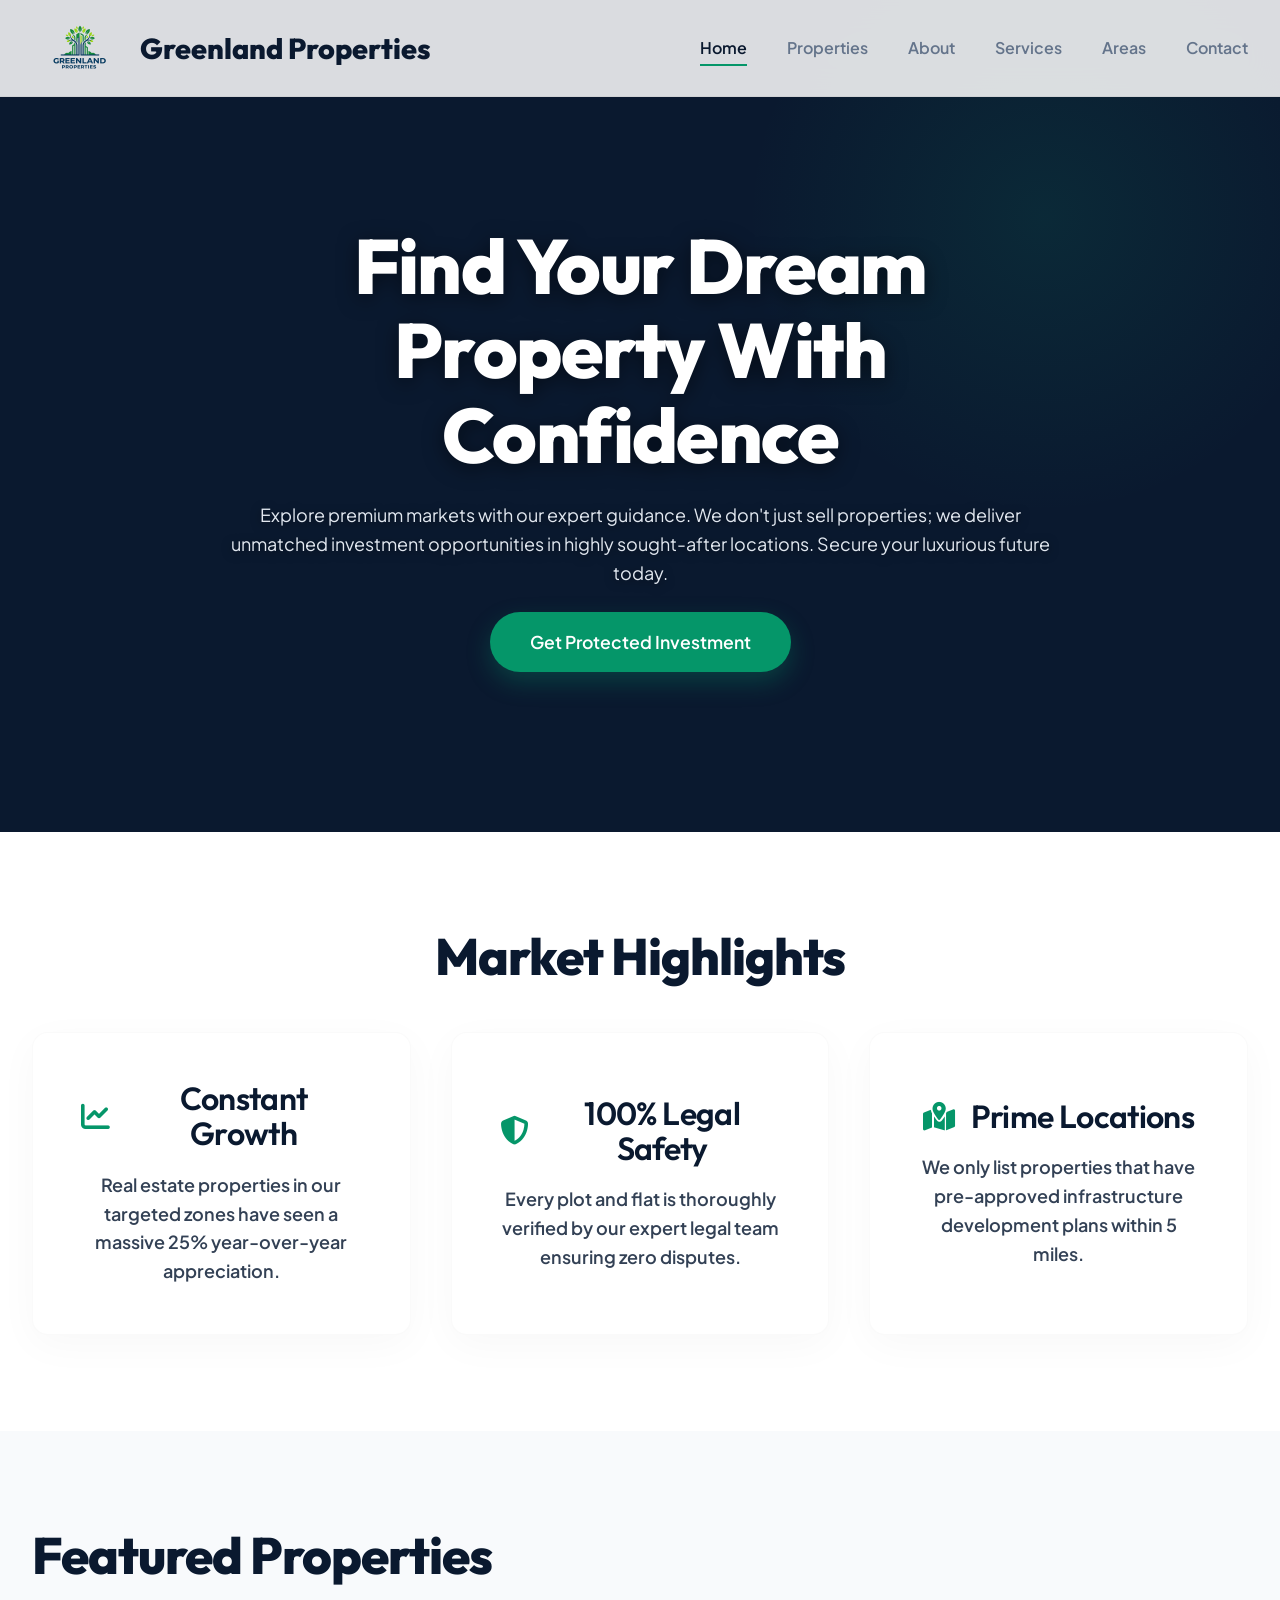
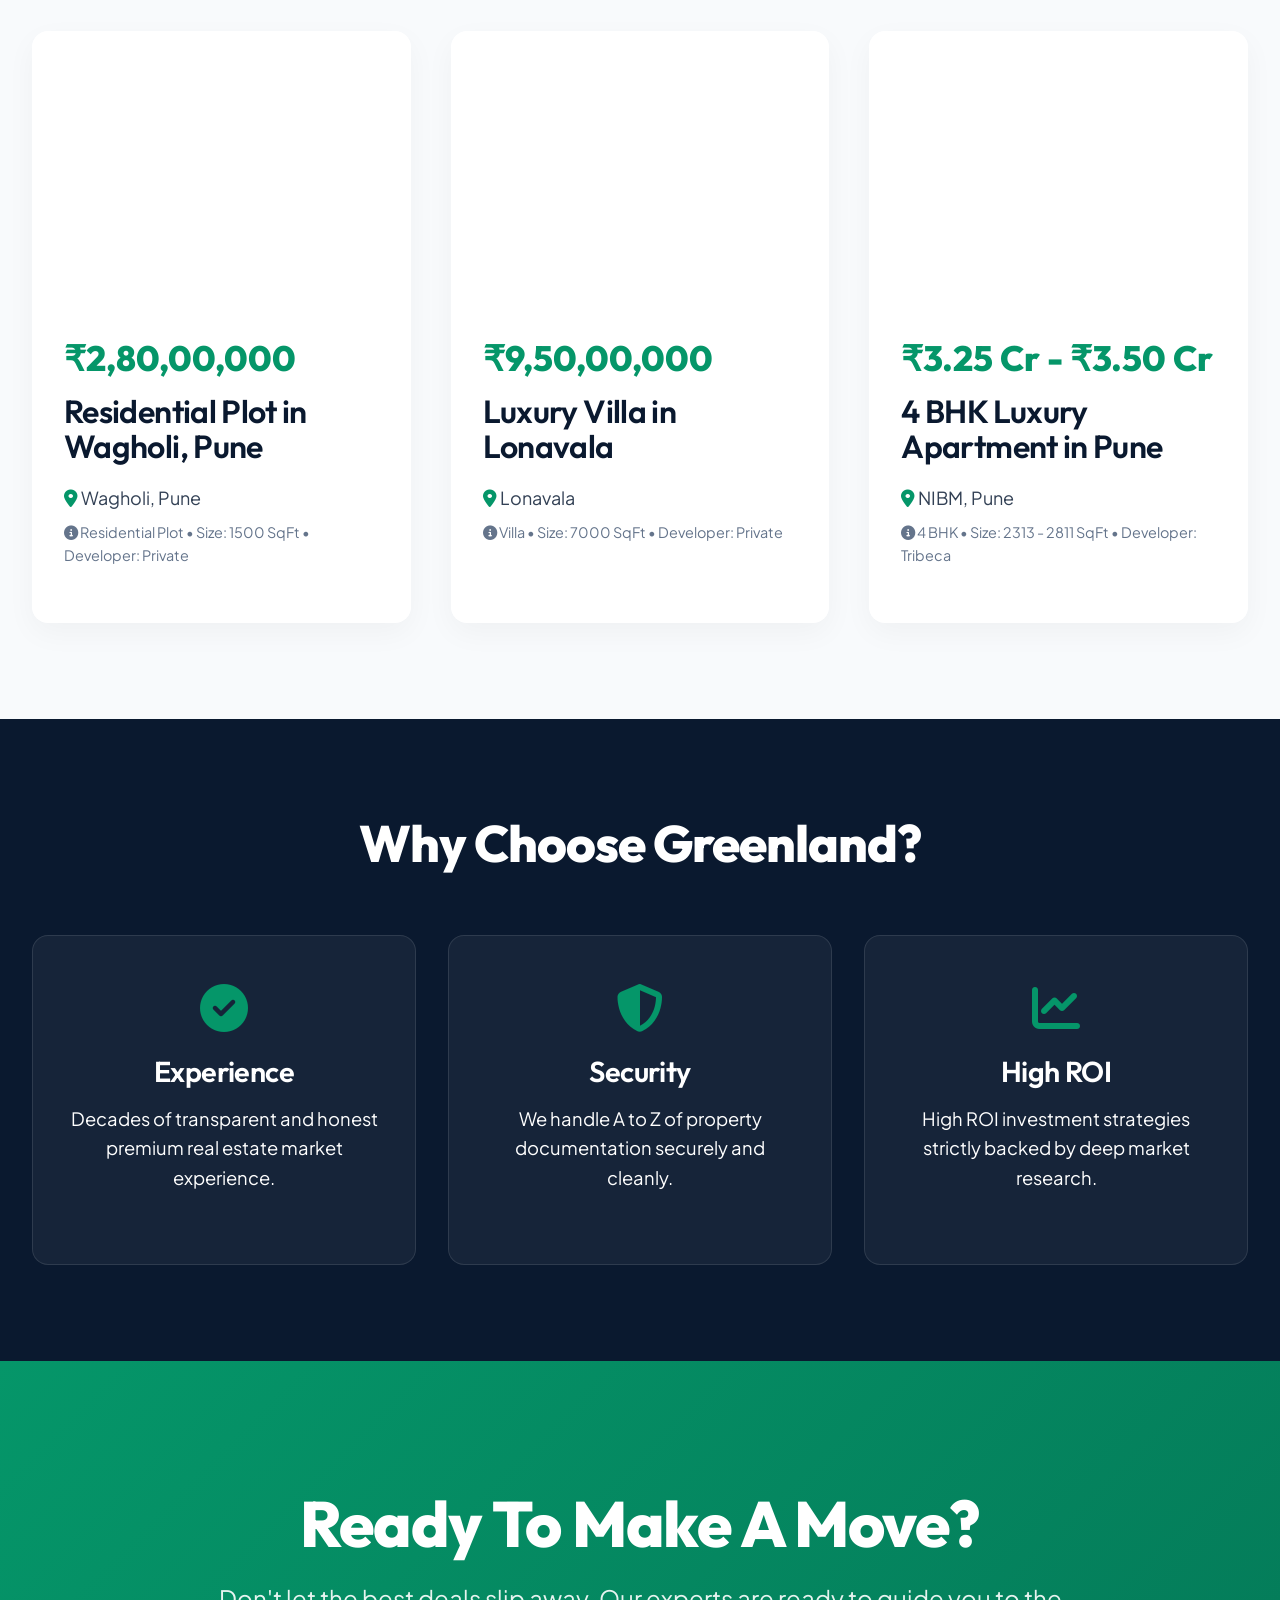
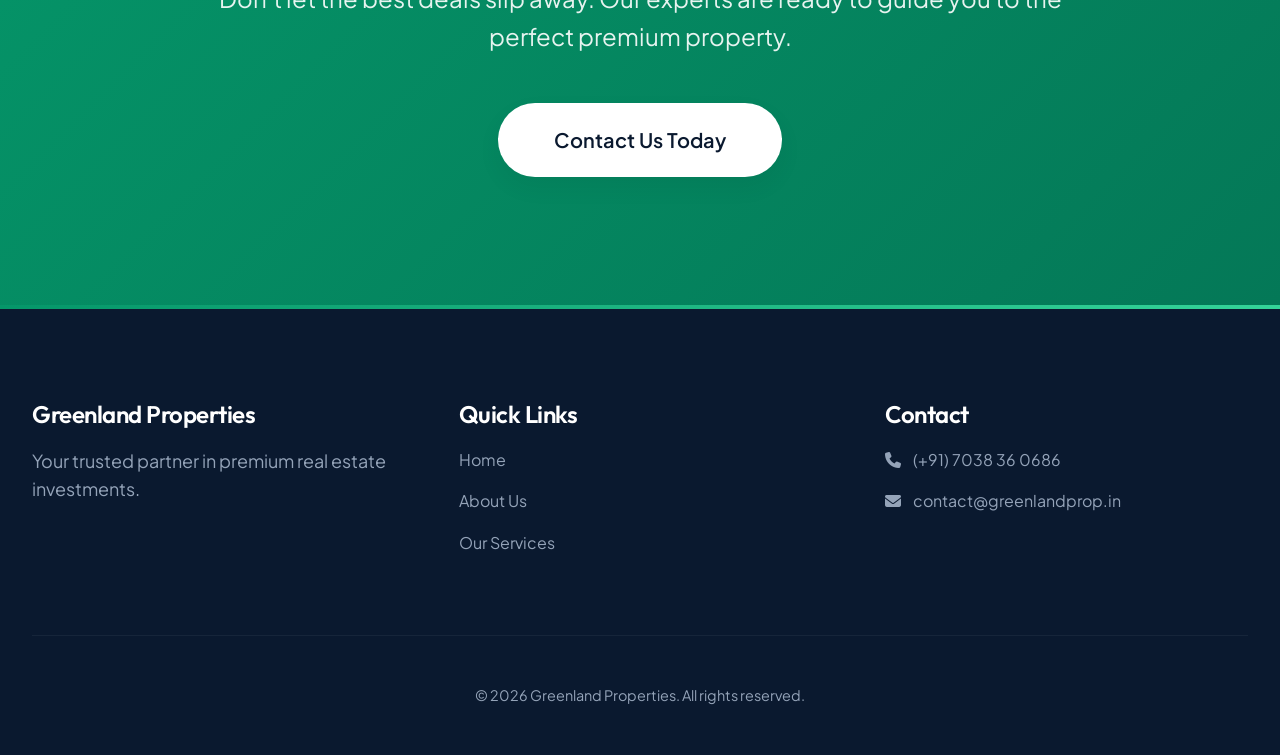
<file: index.html>
<!DOCTYPE html>
<html lang="en">
<head>
  <meta charset="UTF-8">
  <meta name="viewport" content="width=device-width, initial-scale=1.0">
  <title>Greenland Properties - Premium Real Estate</title>
  
  <link rel="preconnect" href="https://fonts.googleapis.com">
  <link rel="preconnect" href="https://fonts.gstatic.com" crossorigin>
  <link href="https://fonts.googleapis.com/css2?family=Outfit:wght@300;400;600;800&family=Plus+Jakarta+Sans:wght@400;500;600;700&display=swap" rel="stylesheet">
  <link rel="stylesheet" href="https://cdnjs.cloudflare.com/ajax/libs/font-awesome/6.4.0/css/all.min.css">
  <link rel="stylesheet" href="assets/css/style.css">
</head>
<body>

  <!-- HEADER -->
  <header class="header">
    <div class="container nav-container">
      <a href="index.html" class="logo">
        <img src="assets/images/Logo.png" alt="Greenland Properties Logo" class="brand-logo" onerror="this.src='https://placehold.co/200x50?text=LOGO'">
        Greenland Properties
      </a>
      <nav>
        <ul class="nav-menu">
          <li><a href="index.html" class="nav-link active">Home</a></li>
          <li><a href="properties.html" class="nav-link">Properties</a></li>
          <li><a href="about.html" class="nav-link">About</a></li>
          <li><a href="services.html" class="nav-link">Services</a></li>
          <li><a href="areas.html" class="nav-link">Areas</a></li>
          <li><a href="contact.html" class="nav-link">Contact</a></li>
        </ul>
      </nav>
      <button class="nav-toggle" id="nav-toggle" aria-label="Toggle navigation">
        <span></span>
        <span></span>
        <span></span>
      </button>
    </div>
  </header>

  <main id="page-content" class="fade-wrapper">
    <!-- HERO -->
    <section class="hero">
      <div class="container hero-content text-center">
        <h1 class="reveal">Find Your Dream Property With Confidence</h1>
        <p class="reveal">Explore premium markets with our expert guidance. We don't just sell properties; we deliver unmatched investment opportunities in highly sought-after locations. Secure your luxurious future today.</p>
        <div class="reveal">
          <a href="contact.html" class="btn">Get Protected Investment</a>
        </div>
      </div>
    </section>

    <!-- HIGHLIGHTS -->
    <section class="section bg-light">
      <div class="container">
        <h2 class="text-center reveal">Market Highlights</h2>
        <div class="dense-grid">
          <div class="card reveal">
            <h3><i class="fas fa-chart-line"></i> Constant Growth</h3>
            <p>Real estate properties in our targeted zones have seen a massive 25% year-over-year appreciation.</p>
          </div>
          <div class="card reveal">
            <h3><i class="fas fa-shield-alt"></i> 100% Legal Safety</h3>
            <p>Every plot and flat is thoroughly verified by our expert legal team ensuring zero disputes.</p>
          </div>
          <div class="card reveal">
            <h3><i class="fas fa-map-marked-alt"></i> Prime Locations</h3>
            <p>We only list properties that have pre-approved infrastructure development plans within 5 miles.</p>
          </div>
        </div>
      </div>
    </section>

    <!-- FEATURED PROPERTIES -->
    <section class="section">
      <div class="container">
        <h2 class="reveal">Featured Properties</h2>
        <div class="dense-grid" id="featured-properties-grid">
          <!-- Featured properties will be injected here via JavaScript -->
        </div>
      </div>
    </section>

    <!-- WHY CHOOSE US -->
    <section class="section bg-dark">
      <div class="container text-center">
        <h2 class="reveal">Why Choose Greenland?</h2>
        <div class="crowded-flex reveal" style="width: 100%; margin: 4rem auto 0; gap: 2rem; justify-content: center;">
          <div style="background: rgba(255,255,255,0.05); border: 1px solid rgba(255,255,255,0.1); padding: 3rem 2rem; border-radius: 16px; flex: 1 1 350px; transition: transform 0.3s; cursor: default;" onmouseover="this.style.transform='translateY(-10px)'" onmouseout="this.style.transform='translateY(0)'">
            <i class="fas fa-check-circle" style="color:var(--accent-green); font-size: 3rem; margin-bottom:1.5rem;"></i>
            <h3 style="font-size: 1.8rem; margin-bottom: 1rem;">Experience</h3>
            <p style="font-size: 1.15rem;">Decades of transparent and honest premium real estate market experience.</p>
          </div>
          <div style="background: rgba(255,255,255,0.05); border: 1px solid rgba(255,255,255,0.1); padding: 3rem 2rem; border-radius: 16px; flex: 1 1 350px; transition: transform 0.3s; cursor: default;" onmouseover="this.style.transform='translateY(-10px)'" onmouseout="this.style.transform='translateY(0)'">
            <i class="fas fa-shield-alt" style="color:var(--accent-green); font-size: 3rem; margin-bottom:1.5rem;"></i>
            <h3 style="font-size: 1.8rem; margin-bottom: 1rem;">Security</h3>
            <p style="font-size: 1.15rem;">We handle A to Z of property documentation securely and cleanly.</p>
          </div>
          <div style="background: rgba(255,255,255,0.05); border: 1px solid rgba(255,255,255,0.1); padding: 3rem 2rem; border-radius: 16px; flex: 1 1 350px; transition: transform 0.3s; cursor: default;" onmouseover="this.style.transform='translateY(-10px)'" onmouseout="this.style.transform='translateY(0)'">
            <i class="fas fa-chart-line" style="color:var(--accent-green); font-size: 3rem; margin-bottom:1.5rem;"></i>
            <h3 style="font-size: 1.8rem; margin-bottom: 1rem;">High ROI</h3>
            <p style="font-size: 1.15rem;">High ROI investment strategies strictly backed by deep market research.</p>
          </div>
        </div>
      </div>
    </section>

    <!-- CTA -->
    <section class="section" style="background: linear-gradient(135deg, var(--accent-green) 0%, #047857 100%); color: white; text-align: center; padding: 8rem 0;">
      <div class="container reveal">
        <h2 style="color: white; font-size: 4rem;">Ready To Make A Move?</h2>
        <p style="color: rgba(255,255,255,0.9); font-size: 1.5rem; max-width: 900px; margin: 0 auto 3rem;">Don't let the best deals slip away. Our experts are ready to guide you to the perfect premium property.</p>
        <a href="contact.html" class="btn btn-secondary" style="padding: 1.3rem 3.5rem; font-size: 1.25rem;">Contact Us Today</a>
      </div>
    </section>
  </main>

  <!-- FOOTER -->
  <footer class="footer">
    <div class="container">
      <div class="footer-grid reveal">
        <div>
          <h3>Greenland Properties</h3>
          <p style="margin-top: 1rem;">Your trusted partner in premium real estate investments.</p>
        </div>
        <div>
          <h3>Quick Links</h3>
          <ul style="margin-top: 1rem;">
            <li><a href="index.html">Home</a></li>
            <li><a href="about.html">About Us</a></li>
            <li><a href="services.html">Our Services</a></li>
          </ul>
        </div>
        <div>
          <h3>Contact</h3>
          <ul style="margin-top: 1rem;">
            <li><i class="fas fa-phone" style="width: 25px;"></i> (+91) 7038 36 0686</li>
            <li><i class="fas fa-envelope" style="width: 25px;"></i> contact@greenlandprop.in</li>
          </ul>
        </div>
      </div>
      <div class="copyright">
        &copy; 2026 Greenland Properties. All rights reserved.
      </div>
    </div>
  </footer>

  <script src="assets/js/main.js"></script>
</body>
</html>
</file>
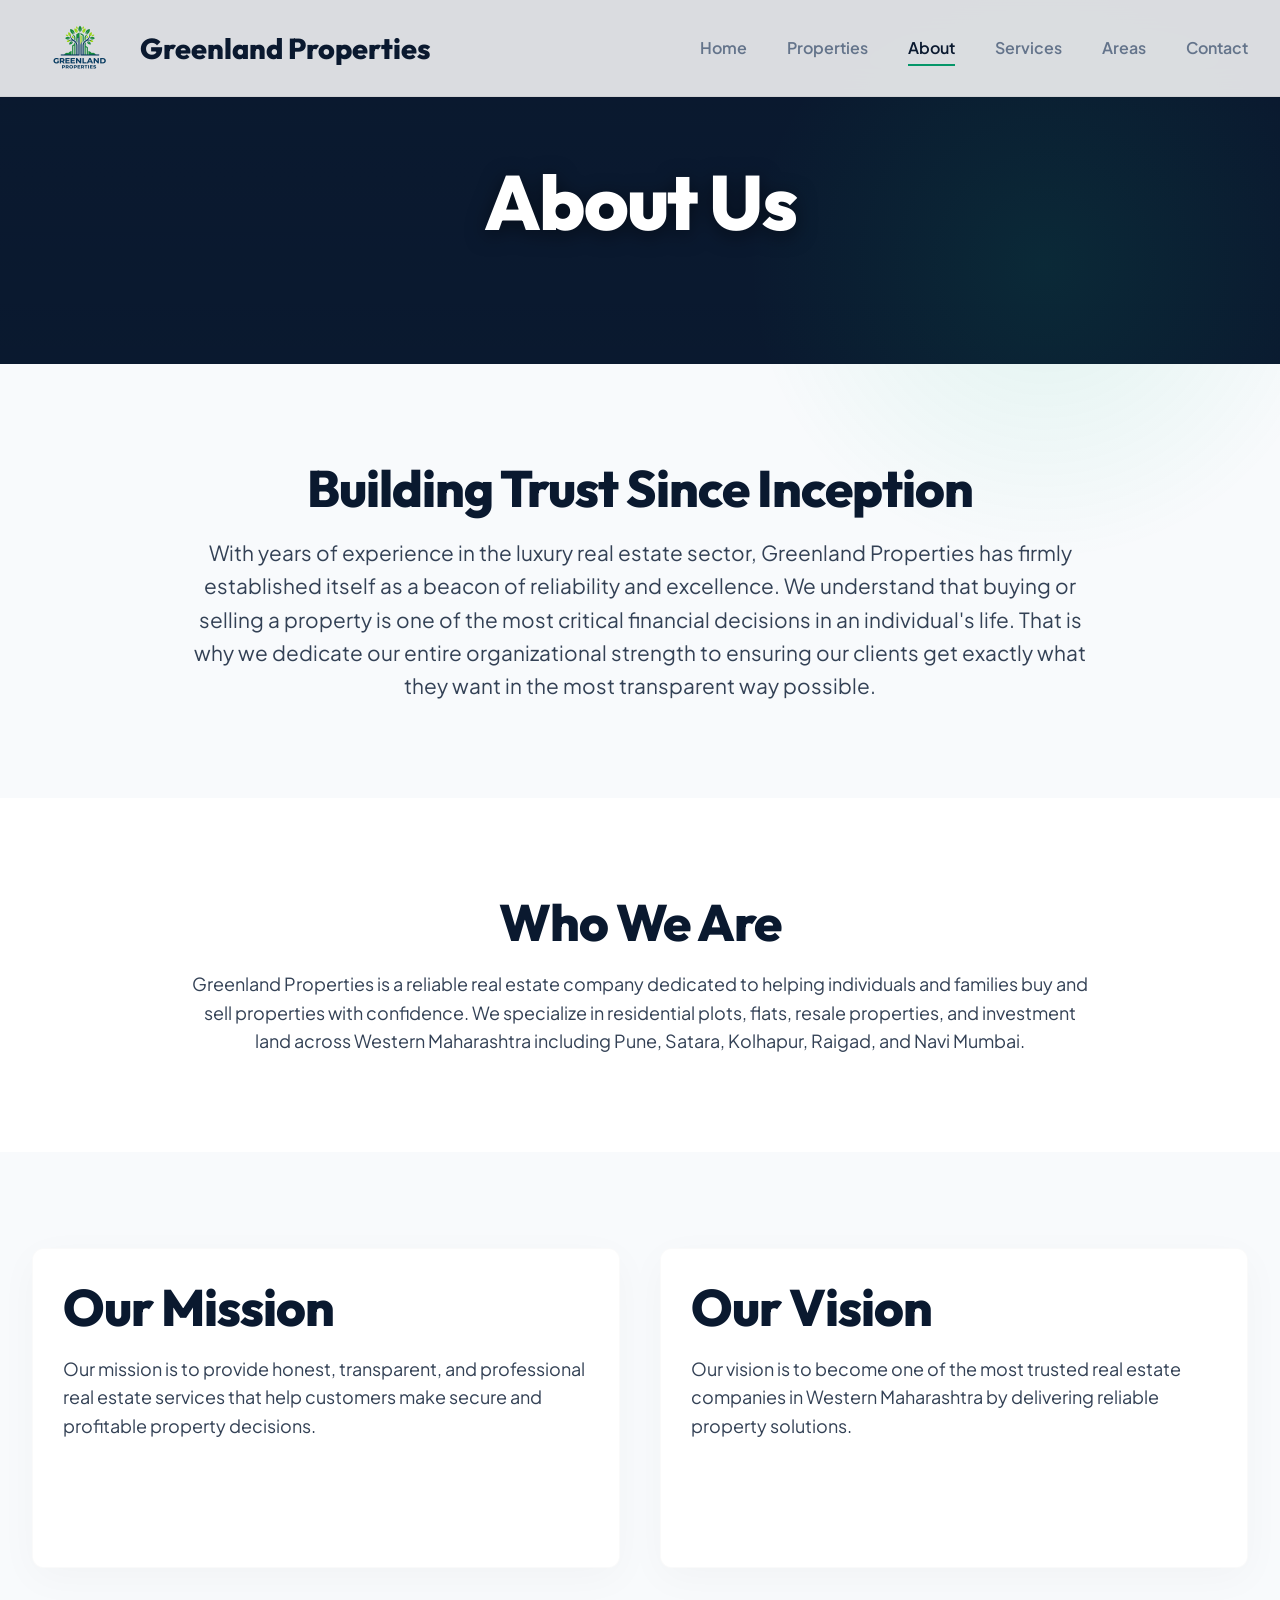
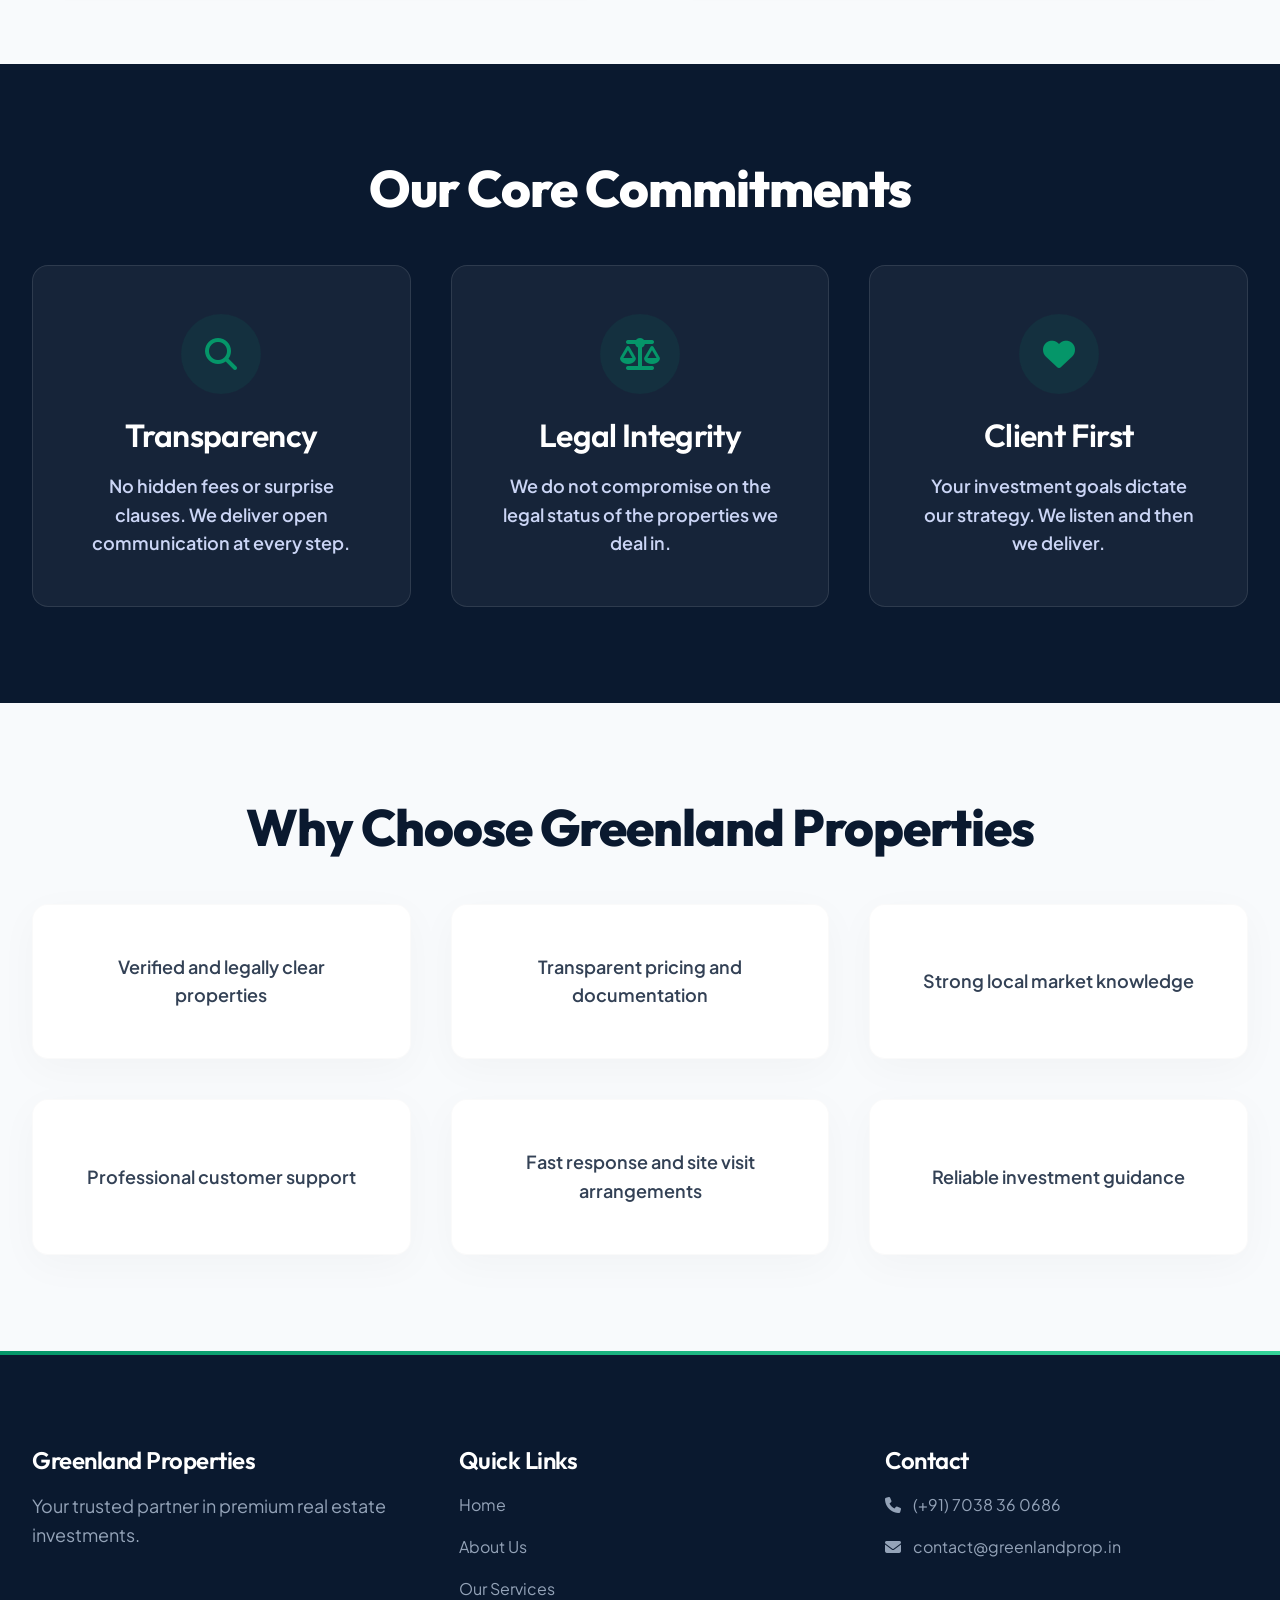
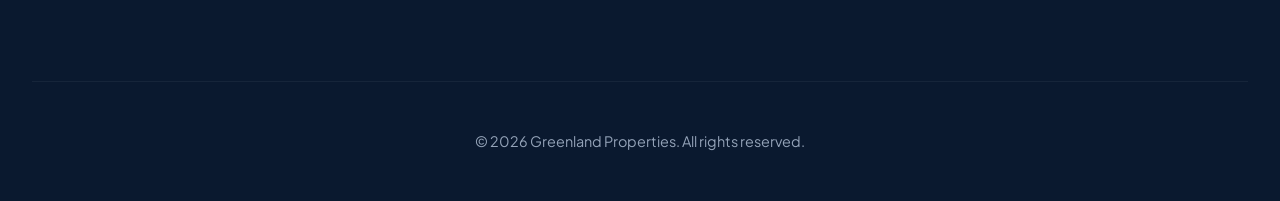
<file: about.html>
<!DOCTYPE html>
<html lang="en">

<head>
  <meta charset="UTF-8">
  <meta name="viewport" content="width=device-width, initial-scale=1.0">
  <title>About Us - Greenland Properties</title>

  <link rel="preconnect" href="https://fonts.googleapis.com">
  <link rel="preconnect" href="https://fonts.gstatic.com" crossorigin>
  <link
    href="https://fonts.googleapis.com/css2?family=Outfit:wght@300;400;600;800&family=Plus+Jakarta+Sans:wght@400;500;600;700&display=swap"
    rel="stylesheet">
  <link rel="stylesheet" href="https://cdnjs.cloudflare.com/ajax/libs/font-awesome/6.4.0/css/all.min.css">
  <link rel="stylesheet" href="assets/css/style.css">
</head>

<body>

  <!-- HEADER -->
  <header class="header">
    <div class="container nav-container">
      <a href="index.html" class="logo">
        <img src="assets/images/Logo.png" alt="Logo" class="brand-logo"
          onerror="this.src='https://placehold.co/200x50?text=LOGO'">
        Greenland Properties
      </a>
      <nav>
        <ul class="nav-menu">
          <li><a href="index.html" class="nav-link">Home</a></li>
          <li><a href="properties.html" class="nav-link">Properties</a></li>
          <li><a href="about.html" class="nav-link active">About</a></li>
          <li><a href="services.html" class="nav-link">Services</a></li>
          <li><a href="areas.html" class="nav-link">Areas</a></li>
          <li><a href="contact.html" class="nav-link">Contact</a></li>
        </ul>
      </nav>
      <button class="nav-toggle" id="nav-toggle" aria-label="Toggle navigation">
        <span></span>
        <span></span>
        <span></span>
      </button>
    </div>
  </header>

  <main id="page-content" class="fade-wrapper">

    <!-- HERO -->
    <section class="hero" style="padding: 10rem 0 6rem;">
      <div class="container hero-content text-center">
        <h1 class="reveal">About Us</h1>
      </div>
    </section>

    <!-- INTRO -->
    <section class="section">
      <div class="container text-center">
        <h2 class="reveal">Building Trust Since Inception</h2>
        <p class="reveal" style="font-size: 1.3rem; max-width: 900px; margin: 0 auto;">With years of experience in the
          luxury real estate sector, Greenland Properties has firmly established itself as a beacon of reliability and
          excellence. We understand that buying or selling a property is one of the most critical financial decisions in
          an individual's life. That is why we dedicate our entire organizational strength to ensuring our clients get
          exactly what they want in the most transparent way possible.</p>
      </div>
    </section>

    <!-- COMPANY OVERVIEW -->
    <section class="section bg-light">
      <div class="container text-center">
        <h2 class="reveal">Who We Are</h2>
        <p class="reveal" style="max-width: 900px; margin: 0 auto;">Greenland Properties is a reliable real estate
          company dedicated to helping individuals and families buy and sell properties with confidence. We specialize
          in residential plots, flats, resale properties, and investment land across Western Maharashtra including Pune,
          Satara, Kolhapur, Raigad, and Navi Mumbai.</p>
      </div>
    </section>

    <!-- MISSION & VISION -->
    <section class="section">
      <div class="container">
        <div class="crowded-flex">

          <!-- Mission Card -->
          <div class="flip-card">
            <div class="flip-card-inner">

              <!-- Front -->
              <div class="flip-card-front card">
                <h2>Our Mission</h2>
                <p>Our mission is to provide honest, transparent, and professional real estate services that help
                  customers make secure and profitable property decisions.</p>
              </div>

              <!-- Back -->
              <div class="flip-card-back card">
                <h2 class="heading-white">Our Mission</h2>
                <ul>
                  <li>Providing genuine and legally verified properties</li>
                  <li>Maintaining transparency in pricing and documentation</li>
                  <li>Helping customers make safe investment decisions</li>
                  <li>Delivering fast and professional service</li>
                  <li>Supporting clients throughout the process</li>
                </ul>
              </div>

            </div>
          </div>

          <!-- Vision Card -->
          <div class="flip-card">
            <div class="flip-card-inner">

              <!-- Front -->
              <div class="flip-card-front card">
                <h2>Our Vision</h2>
                <p>Our vision is to become one of the most trusted real estate companies in Western Maharashtra by
                  delivering reliable property solutions.</p>
              </div>

              <!-- Back -->
              <div class="flip-card-back card">
                <h2 class="heading-white">Our Vision</h2>
                <ul>
                  <li>Expanding services across Maharashtra</li>
                  <li>Building a strong investor network</li>
                  <li>Providing affordable property opportunities</li>
                  <li>Maintaining a reputation for transparency</li>
                </ul>
              </div>

            </div>
          </div>

        </div>
      </div>
    </section>

    <!-- COMMITMENT -->
    <section class="section bg-dark">
      <div class="container">
        <h2 class="text-center reveal">Our Core Commitments</h2>
        <div class="dense-grid">
          <div class="card reveal text-center">
            <div
              style="background: rgba(5, 150, 105, 0.1); width: 80px; height: 80px; margin: 0 auto 1.5rem; border-radius: 50%; display: flex; align-items: center; justify-content: center;">
              <i class="fas fa-search" style="font-size: 2rem; color: var(--accent-green);"></i>
            </div>
            <h3 style="justify-content: center;">Transparency</h3>
            <p>No hidden fees or surprise clauses. We deliver open communication at every step.</p>
          </div>
          <div class="card reveal text-center">
            <div
              style="background: rgba(5, 150, 105, 0.1); width: 80px; height: 80px; margin: 0 auto 1.5rem; border-radius: 50%; display: flex; align-items: center; justify-content: center;">
              <i class="fas fa-balance-scale" style="font-size: 2rem; color: var(--accent-green);"></i>
            </div>
            <h3 style="justify-content: center;">Legal Integrity</h3>
            <p>We do not compromise on the legal status of the properties we deal in.</p>
          </div>
          <div class="card reveal text-center">
            <div
              style="background: rgba(5, 150, 105, 0.1); width: 80px; height: 80px; margin: 0 auto 1.5rem; border-radius: 50%; display: flex; align-items: center; justify-content: center;">
              <i class="fas fa-heart" style="font-size: 2rem; color: var(--accent-green);"></i>
            </div>
            <h3 style="justify-content: center;">Client First</h3>
            <p>Your investment goals dictate our strategy. We listen and then we deliver.</p>
          </div>
        </div>
      </div>
    </section>

    <!-- WHY CHOOSE US -->
    <section class="section">
      <div class="container">
        <h2 class="text-center reveal">Why Choose Greenland Properties</h2>
        <div class="dense-grid">
          <div class="card reveal">
            <p>Verified and legally clear properties</p>
          </div>
          <div class="card reveal">
            <p>Transparent pricing and documentation</p>
          </div>
          <div class="card reveal">
            <p>Strong local market knowledge</p>
          </div>
          <div class="card reveal">
            <p>Professional customer support</p>
          </div>
          <div class="card reveal">
            <p>Fast response and site visit arrangements</p>
          </div>
          <div class="card reveal">
            <p>Reliable investment guidance</p>
          </div>
        </div>
      </div>
    </section>

  </main>

  <!-- FOOTER -->
  <footer class="footer">
    <div class="container">
      <div class="footer-grid reveal">
        <div>
          <h3>Greenland Properties</h3>
          <p style="margin-top: 1rem;">Your trusted partner in premium real estate investments.</p>
        </div>
        <div>
          <h3>Quick Links</h3>
          <ul style="margin-top: 1rem;">
            <li><a href="index.html">Home</a></li>
            <li><a href="about.html">About Us</a></li>
            <li><a href="services.html">Our Services</a></li>
          </ul>
        </div>
        <div>
          <h3>Contact</h3>
          <ul style="margin-top: 1rem;">
            <li><i class="fas fa-phone" style="width: 25px;"></i> (+91) 7038 36 0686</li>
            <li><i class="fas fa-envelope" style="width: 25px;"></i> contact@greenlandprop.in</li>
          </ul>
        </div>
      </div>
      <div class="copyright">
        &copy; 2026 Greenland Properties. All rights reserved.
      </div>
    </div>
  </footer>

  <script src="assets/js/main.js"></script>
</body>

</html>
</file>
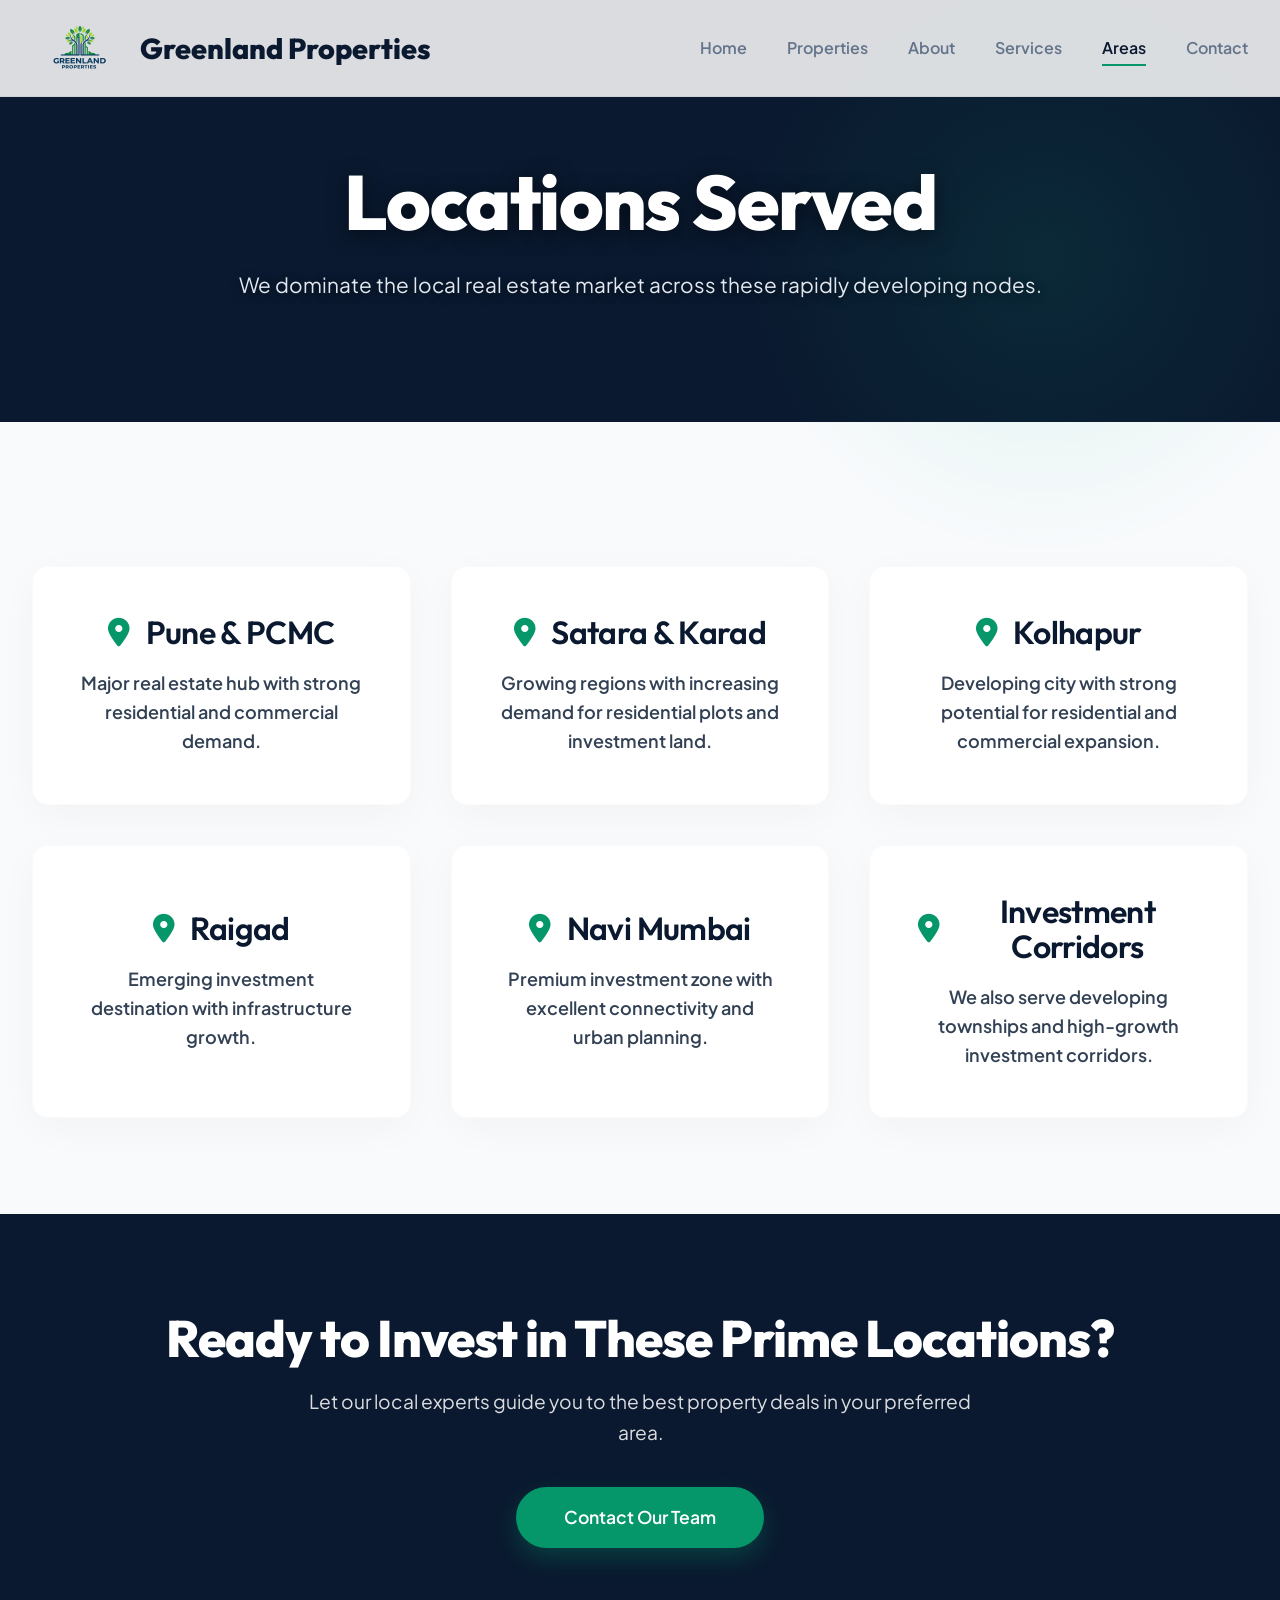
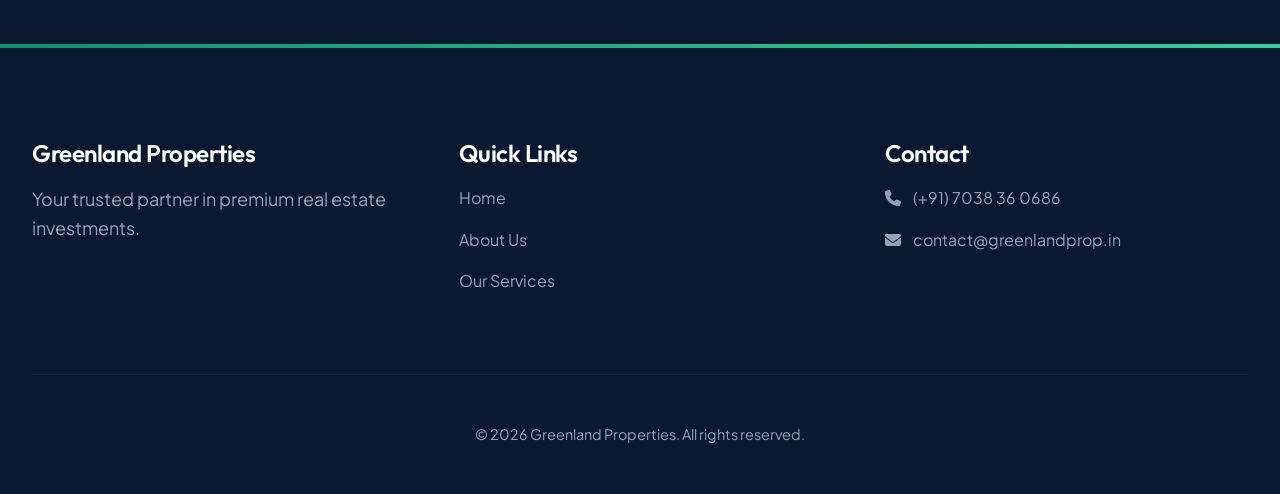
<file: areas.html>
<!DOCTYPE html>
<html lang="en">

<head>
  <meta charset="UTF-8">
  <meta name="viewport" content="width=device-width, initial-scale=1.0">
  <title>Areas Served - Greenland Properties</title>

  <link rel="preconnect" href="https://fonts.googleapis.com">
  <link rel="preconnect" href="https://fonts.gstatic.com" crossorigin>
  <link
    href="https://fonts.googleapis.com/css2?family=Outfit:wght@300;400;600;800&family=Plus+Jakarta+Sans:wght@400;500;600;700&display=swap"
    rel="stylesheet">
  <link rel="stylesheet" href="https://cdnjs.cloudflare.com/ajax/libs/font-awesome/6.4.0/css/all.min.css">
  <link rel="stylesheet" href="assets/css/style.css">
</head>

<body>

  <!-- HEADER -->
  <header class="header">
    <div class="container nav-container">
      <a href="index.html" class="logo">
        <img src="assets/images/Logo.png" alt="Logo" class="brand-logo"
          onerror="this.src='https://placehold.co/200x50?text=LOGO'">
        Greenland Properties
      </a>
      <nav>
        <ul class="nav-menu">
          <li><a href="index.html" class="nav-link">Home</a></li>
          <li><a href="properties.html" class="nav-link">Properties</a></li>
          <li><a href="about.html" class="nav-link">About</a></li>
          <li><a href="services.html" class="nav-link">Services</a></li>
          <li><a href="areas.html" class="nav-link active">Areas</a></li>
          <li><a href="contact.html" class="nav-link">Contact</a></li>
        </ul>
      </nav>
      <button class="nav-toggle" id="nav-toggle" aria-label="Toggle navigation">
        <span></span>
        <span></span>
        <span></span>
      </button>
    </div>
  </header>

  <main id="page-content" class="fade-wrapper">
    <!-- HERO -->
    <section class="hero" style="padding: 10rem 0 6rem;">
      <div class="container hero-content text-center">
        <h1 class="reveal">Locations Served</h1>
        <p class="reveal" style="font-size:1.3rem;">We dominate the local real estate market across these rapidly
          developing nodes.</p>
      </div>
    </section>

    <!-- AREAS LIST -->
    <section class="section">
      <div class="container">
        <div class="dense-grid">

          <div class="card reveal">
            <h3><i class="fas fa-map-marker-alt"></i> Pune & PCMC</h3>
            <p>Major real estate hub with strong residential and commercial demand.</p>
          </div>

          <div class="card reveal">
            <h3><i class="fas fa-map-marker-alt"></i> Satara & Karad</h3>
            <p>Growing regions with increasing demand for residential plots and investment land.</p>
          </div>

          <div class="card reveal">
            <h3><i class="fas fa-map-marker-alt"></i> Kolhapur</h3>
            <p>Developing city with strong potential for residential and commercial expansion.</p>
          </div>

          <div class="card reveal">
            <h3><i class="fas fa-map-marker-alt"></i> Raigad</h3>
            <p>Emerging investment destination with infrastructure growth.</p>
          </div>

          <div class="card reveal">
            <h3><i class="fas fa-map-marker-alt"></i> Navi Mumbai</h3>
            <p>Premium investment zone with excellent connectivity and urban planning.</p>
          </div>

          <div class="card reveal">
            <h3><i class="fas fa-map-marker-alt"></i> Investment Corridors</h3>
            <p>We also serve developing townships and high-growth investment corridors.</p>
          </div>

        </div>
      </div>
    </section>

    <!-- CTA -->
    <section class="section bg-dark text-center">
      <div class="container reveal">
        <h2>Ready to Invest in These Prime Locations?</h2>
        <p style="color: rgba(255,255,255,0.85); font-size: 1.2rem; max-width: 700px; margin: 0 auto 2.5rem;">Let our
          local experts guide you to the best property deals in your preferred area.</p>
        <a href="contact.html" class="btn" style="padding: 1rem 3rem; font-size: 1.1rem;">Contact Our Team</a>
      </div>
    </section>
  </main>

  <!-- FOOTER -->
  <footer class="footer">
    <div class="container">
      <div class="footer-grid reveal">
        <div>
          <h3>Greenland Properties</h3>
          <p style="margin-top: 1rem;">Your trusted partner in premium real estate investments.</p>
        </div>
        <div>
          <h3>Quick Links</h3>
          <ul style="margin-top: 1rem;">
            <li><a href="index.html">Home</a></li>
            <li><a href="about.html">About Us</a></li>
            <li><a href="services.html">Our Services</a></li>
          </ul>
        </div>
        <div>
          <h3>Contact</h3>
          <ul style="margin-top: 1rem;">
            <li><i class="fas fa-phone" style="width: 25px;"></i> (+91) 7038 36 0686</li>
            <li><i class="fas fa-envelope" style="width: 25px;"></i> contact@greenlandprop.in</li>
          </ul>
        </div>
      </div>
      <div class="copyright">
        &copy; 2026 Greenland Properties. All rights reserved.
      </div>
    </div>
  </footer>

  <script src="assets/js/main.js"></script>
</body>

</html>
</file>
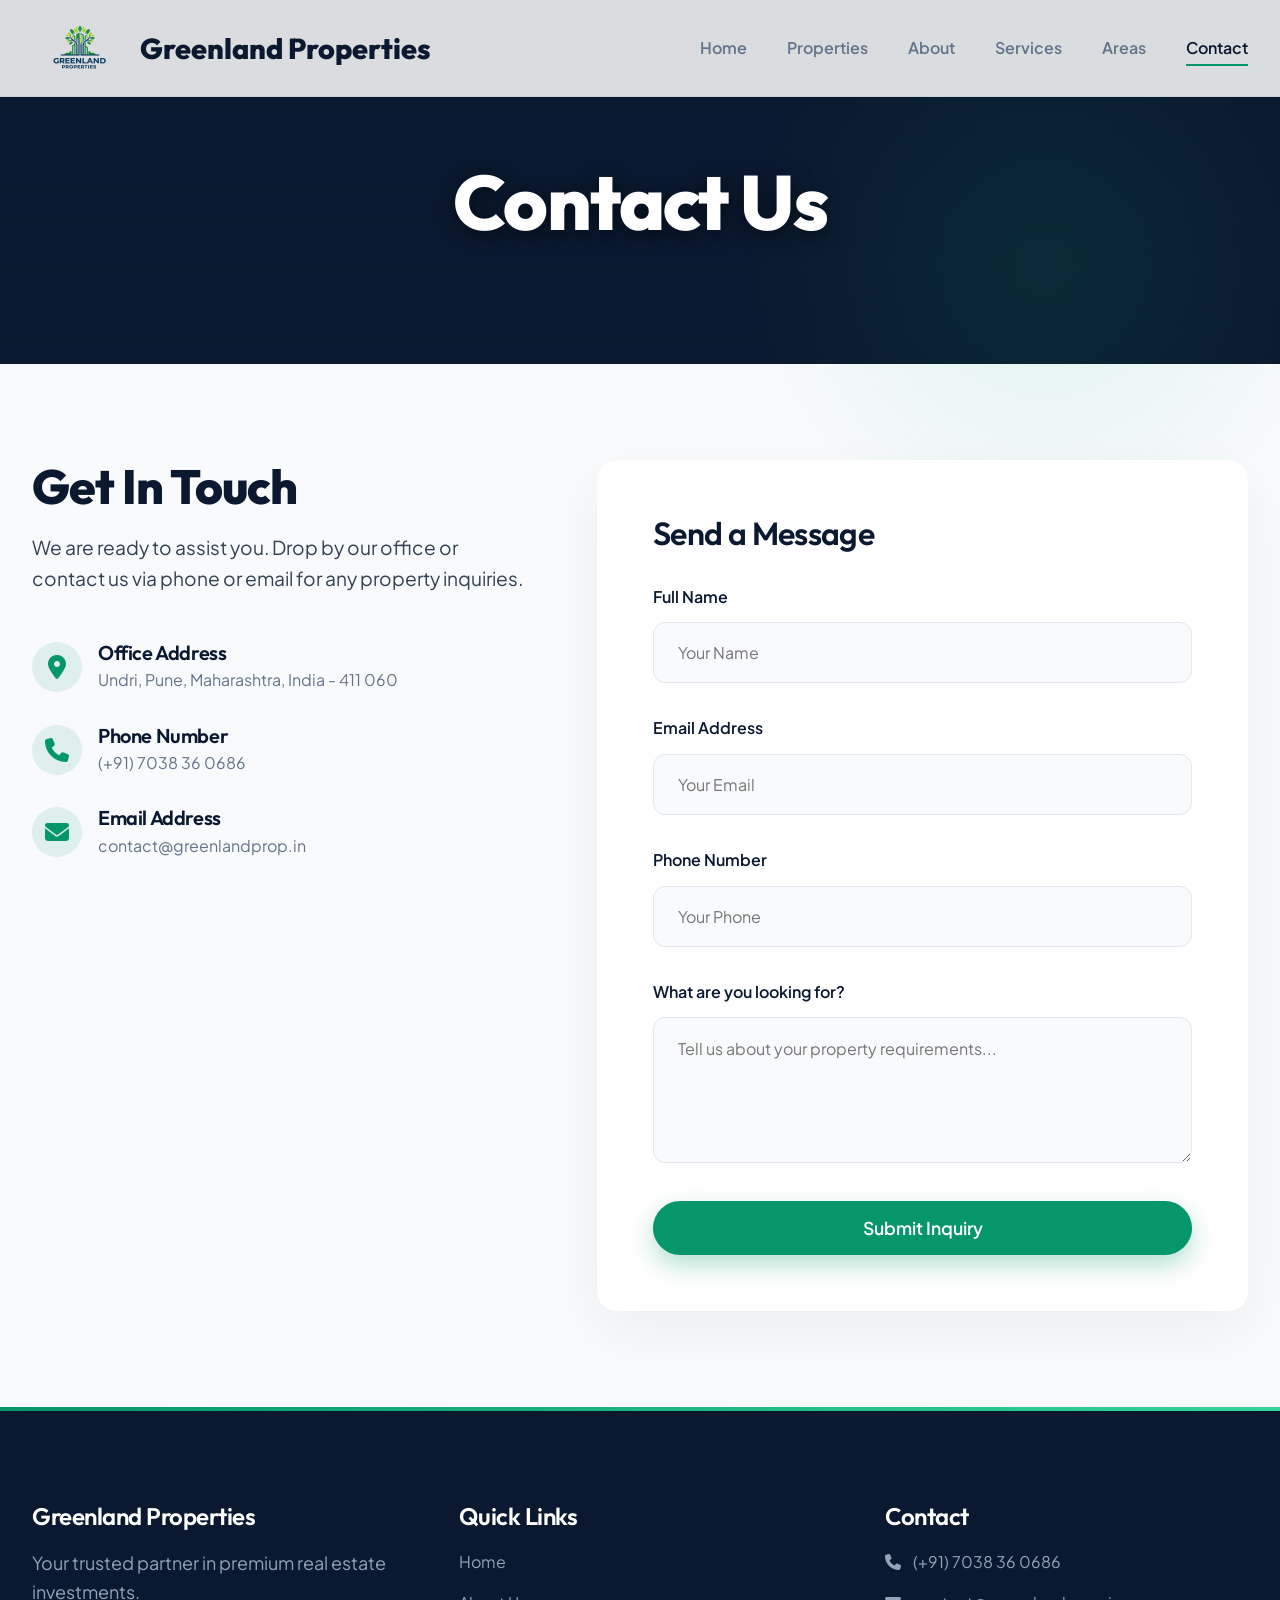
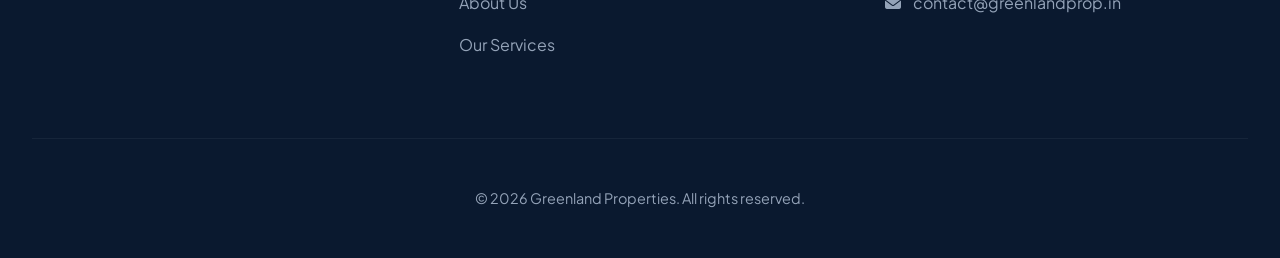
<file: contact.html>
<!DOCTYPE html>
<html lang="en">
<head>
  <meta charset="UTF-8">
  <meta name="viewport" content="width=device-width, initial-scale=1.0">
  <title>Contact Us - Greenland Properties</title>
  
  <link rel="preconnect" href="https://fonts.googleapis.com">
  <link rel="preconnect" href="https://fonts.gstatic.com" crossorigin>
  <link href="https://fonts.googleapis.com/css2?family=Outfit:wght@300;400;600;800&family=Plus+Jakarta+Sans:wght@400;500;600;700&display=swap" rel="stylesheet">
  <link rel="stylesheet" href="https://cdnjs.cloudflare.com/ajax/libs/font-awesome/6.4.0/css/all.min.css">
  <link rel="stylesheet" href="assets/css/style.css">
</head>
<body>

  <!-- HEADER -->
  <header class="header">
    <div class="container nav-container">
      <a href="index.html" class="logo">
        <img src="assets/images/Logo.png" alt="Logo" class="brand-logo" onerror="this.src='https://placehold.co/200x50?text=LOGO'">
        Greenland Properties
      </a>
      <nav>
        <ul class="nav-menu">
          <li><a href="index.html" class="nav-link">Home</a></li>
          <li><a href="properties.html" class="nav-link">Properties</a></li>
          <li><a href="about.html" class="nav-link">About</a></li>
          <li><a href="services.html" class="nav-link">Services</a></li>
          <li><a href="areas.html" class="nav-link">Areas</a></li>
          <li><a href="contact.html" class="nav-link active">Contact</a></li>
        </ul>
      </nav>
      <button class="nav-toggle" id="nav-toggle" aria-label="Toggle navigation">
        <span></span>
        <span></span>
        <span></span>
      </button>
    </div>
  </header>

  <main id="page-content" class="fade-wrapper">
    <!-- HERO -->
    <section class="hero" style="padding: 10rem 0 6rem;">
      <div class="container hero-content text-center">
        <h1 class="reveal">Contact Us</h1>
      </div>
    </section>

    <!-- CONTACT LAYOUT -->
    <section class="section">
      <div class="container">
        <div class="crowded-flex" style="gap: 4rem;">
          
          <!-- Info Column -->
          <div class="reveal" style="flex: 1 1 350px;">
            <h2 style="font-size: 3rem;">Get In Touch</h2>
            <p style="font-size: 1.2rem;">We are ready to assist you. Drop by our office or contact us via phone or email for any property inquiries.</p>
            
            <ul style="list-style:none; margin-top: 3rem;">
              <li style="margin-bottom: 2rem; display: flex; align-items:flex-start; gap: 1rem;">
                <div style="background: rgba(5, 150, 105, 0.1); width: 50px; height: 50px; border-radius: 50%; display: flex; align-items:center; justify-content:center; flex-shrink: 0;">
                  <i class="fas fa-map-marker-alt" style="color: var(--accent-green); font-size: 1.5rem;"></i>
                </div>
                <div>
                  <h4 style="margin-bottom: 0.2rem;">Office Address</h4>
                  <span style="color: #64748B;">Undri, Pune, Maharashtra, India - 411 060</span>
                </div>
              </li>
              
              <li style="margin-bottom: 2rem; display: flex; align-items:flex-start; gap: 1rem;">
                <div style="background: rgba(5, 150, 105, 0.1); width: 50px; height: 50px; border-radius: 50%; display: flex; align-items:center; justify-content:center; flex-shrink: 0;">
                  <i class="fas fa-phone" style="color: var(--accent-green); font-size: 1.5rem;"></i>
                </div>
                <div>
                  <h4 style="margin-bottom: 0.2rem;">Phone Number</h4>
                  <span style="color: #64748B;">(+91) 7038 36 0686</span>
                </div>
              </li>

              <li style="margin-bottom: 2rem; display: flex; align-items:flex-start; gap: 1rem;">
                <div style="background: rgba(5, 150, 105, 0.1); width: 50px; height: 50px; border-radius: 50%; display: flex; align-items:center; justify-content:center; flex-shrink: 0;">
                  <i class="fas fa-envelope" style="color: var(--accent-green); font-size: 1.5rem;"></i>
                </div>
                <div>
                  <h4 style="margin-bottom: 0.2rem;">Email Address</h4>
                  <span style="color: #64748B;">contact@greenlandprop.in</span>
                </div>
              </li>
            </ul>
          </div>

          <!-- Form Column -->
          <div class="reveal" style="flex: 1 1 500px;">
            <form class="contact-form">
              <h3 style="margin-bottom: 2rem; font-size: 2rem;">Send a Message</h3>
              
              <div class="form-group">
                <label>Full Name</label>
                <input type="text" placeholder="Your Name" required>
              </div>
              
              <div class="form-group">
                <label>Email Address</label>
                <input type="email" placeholder="Your Email" required>
              </div>
              
              <div class="form-group">
                <label>Phone Number</label>
                <input type="tel" placeholder="Your Phone">
              </div>
              
              <div class="form-group">
                <label>What are you looking for?</label>
                <textarea placeholder="Tell us about your property requirements..." rows="5" required></textarea>
              </div>

              <button type="submit" class="btn" style="width:100%;">Submit Inquiry</button>
            </form>
          </div>

        </div>
      </div>
    </section>
  </main>

  <!-- FOOTER -->
  <footer class="footer">
    <div class="container">
      <div class="footer-grid reveal">
        <div>
          <h3>Greenland Properties</h3>
          <p style="margin-top: 1rem;">Your trusted partner in premium real estate investments.</p>
        </div>
        <div>
          <h3>Quick Links</h3>
          <ul style="margin-top: 1rem;">
            <li><a href="index.html">Home</a></li>
            <li><a href="about.html">About Us</a></li>
            <li><a href="services.html">Our Services</a></li>
          </ul>
        </div>
        <div>
          <h3>Contact</h3>
          <ul style="margin-top: 1rem;">
            <li><i class="fas fa-phone" style="width: 25px;"></i> (+91) 7038 36 0686</li>
            <li><i class="fas fa-envelope" style="width: 25px;"></i> contact@greenlandprop.in</li>
          </ul>
        </div>
      </div>
      <div class="copyright">
        &copy; 2026 Greenland Properties. All rights reserved.
      </div>
    </div>
  </footer>

  <script src="assets/js/main.js"></script>
</body>
</html>
</file>
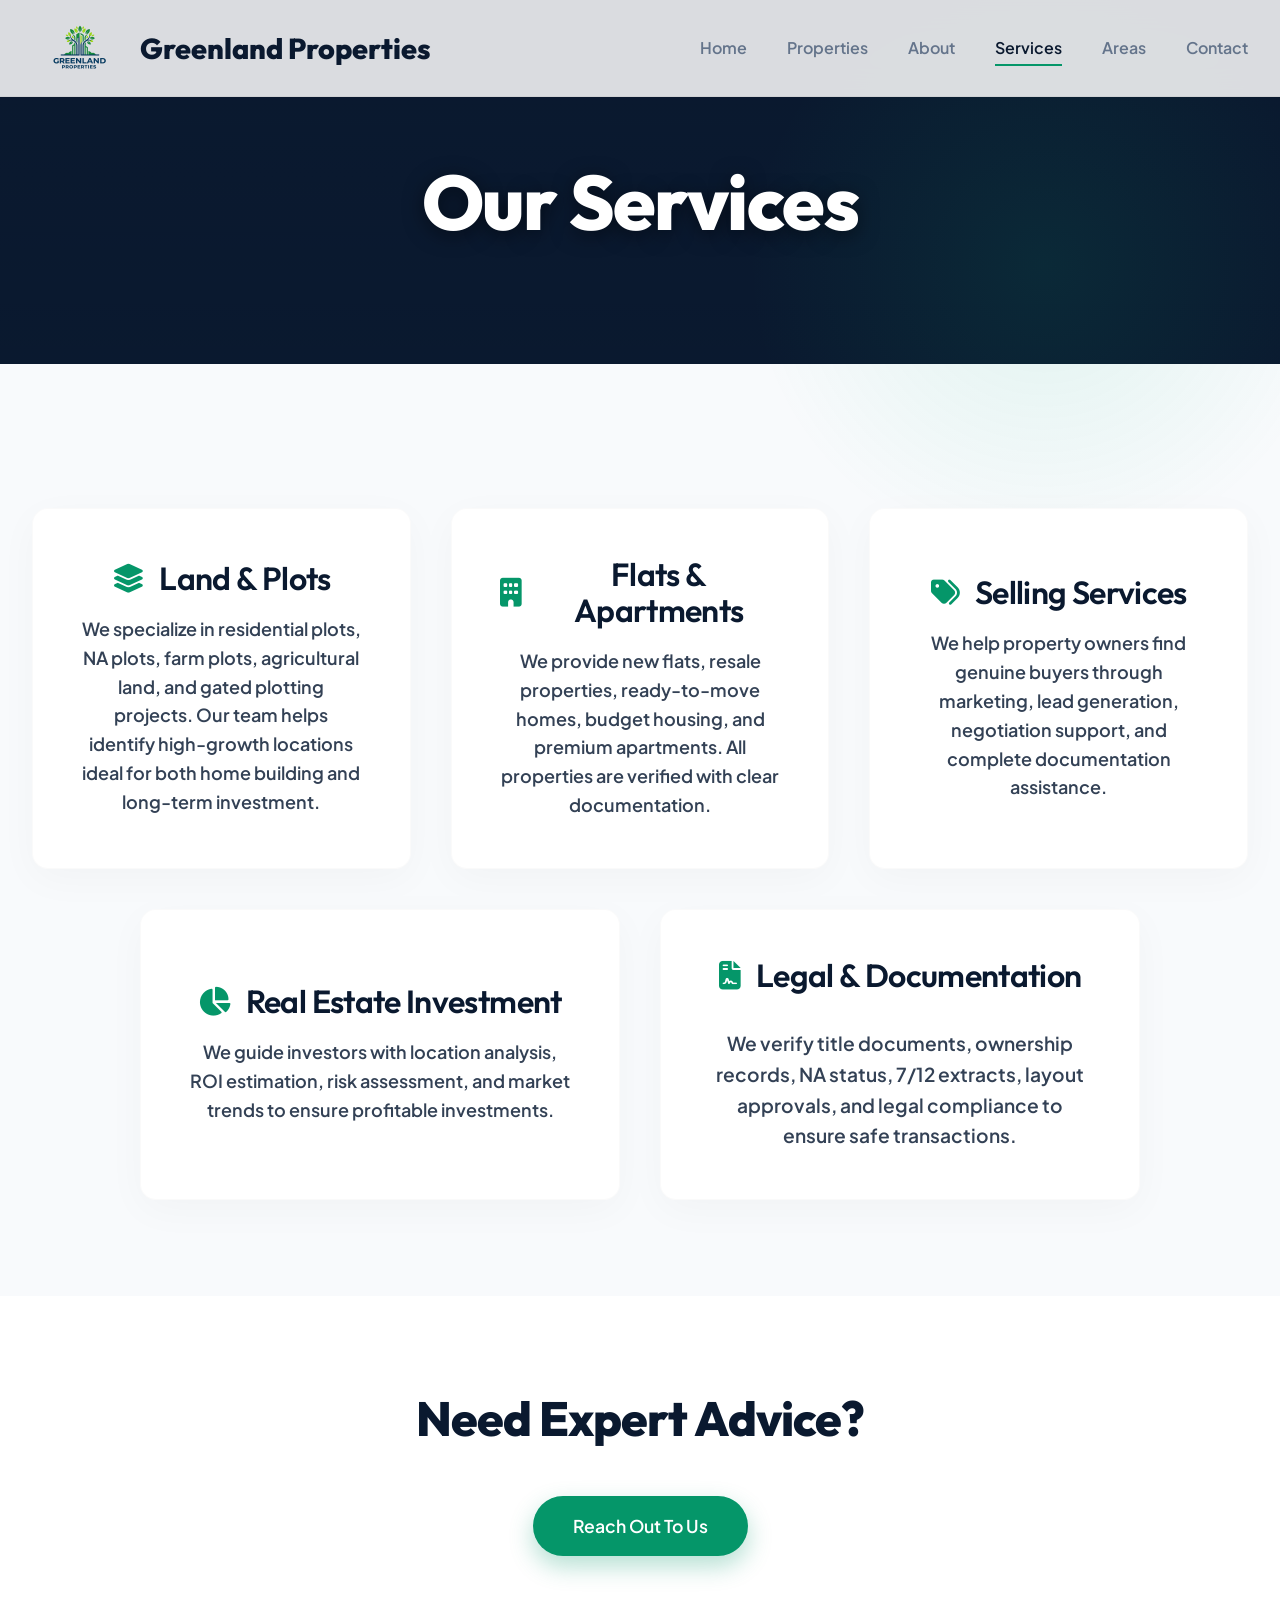
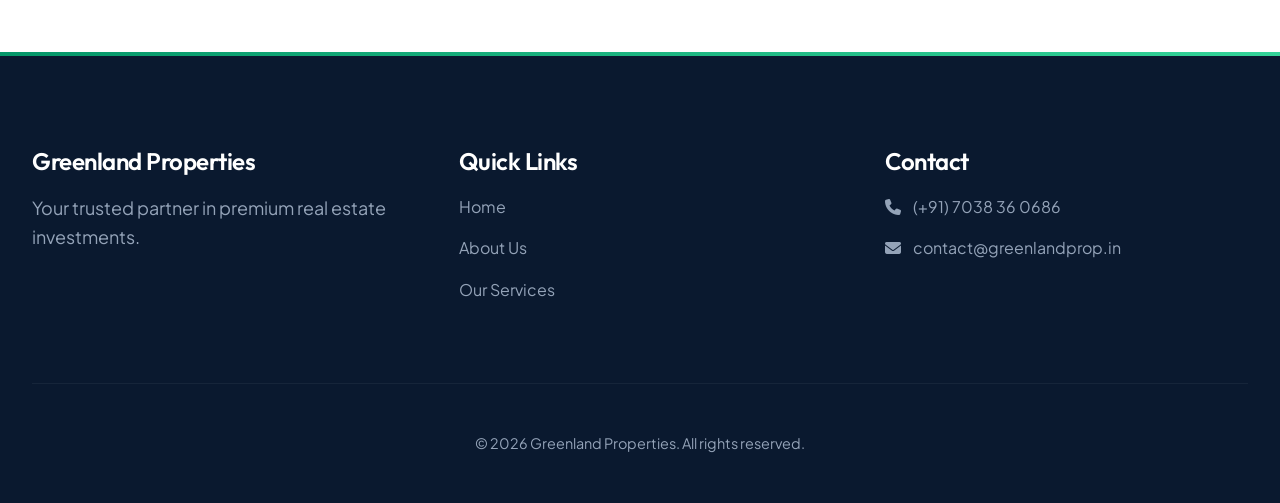
<file: services.html>
<!DOCTYPE html>
<html lang="en">

<head>
  <meta charset="UTF-8">
  <meta name="viewport" content="width=device-width, initial-scale=1.0">
  <title>Services - Greenland Properties</title>

  <link rel="preconnect" href="https://fonts.googleapis.com">
  <link rel="preconnect" href="https://fonts.gstatic.com" crossorigin>
  <link
    href="https://fonts.googleapis.com/css2?family=Outfit:wght@300;400;600;800&family=Plus+Jakarta+Sans:wght@400;500;600;700&display=swap"
    rel="stylesheet">
  <link rel="stylesheet" href="https://cdnjs.cloudflare.com/ajax/libs/font-awesome/6.4.0/css/all.min.css">
  <link rel="stylesheet" href="assets/css/style.css">
</head>

<body>

  <!-- HEADER -->
  <header class="header">
    <div class="container nav-container">
      <a href="index.html" class="logo">
        <img src="assets/images/Logo.png" alt="Logo" class="brand-logo"
          onerror="this.src='https://placehold.co/200x50?text=LOGO'">
        Greenland Properties
      </a>
      <nav>
        <ul class="nav-menu">
          <li><a href="index.html" class="nav-link">Home</a></li>
          <li><a href="properties.html" class="nav-link">Properties</a></li>
          <li><a href="about.html" class="nav-link">About</a></li>
          <li><a href="services.html" class="nav-link active">Services</a></li>
          <li><a href="areas.html" class="nav-link">Areas</a></li>
          <li><a href="contact.html" class="nav-link">Contact</a></li>
        </ul>
      </nav>
      <button class="nav-toggle" id="nav-toggle" aria-label="Toggle navigation">
        <span></span>
        <span></span>
        <span></span>
      </button>
    </div>
  </header>

  <main id="page-content" class="fade-wrapper">
    <!-- HERO -->
    <section class="hero" style="padding: 10rem 0 6rem;">
      <div class="container hero-content text-center">
        <h1 class="reveal">Our Services</h1>
      </div>
    </section>

    <!-- SERVICES GRID -->
    <section class="section">
      <div class="container">
        <div class="dense-grid">

          <div class="card reveal">
            <h3><i class="fas fa-layer-group"></i> Land & Plots</h3>
            <p>We specialize in residential plots, NA plots, farm plots, agricultural land, and gated plotting projects.
              Our team helps identify high-growth locations ideal for both home building and long-term investment.</p>
          </div>

          <div class="card reveal">
            <h3><i class="fas fa-building"></i> Flats & Apartments</h3>
            <p>We provide new flats, resale properties, ready-to-move homes, budget housing, and premium apartments. All
              properties are verified with clear documentation.</p>
          </div>

          <div class="card reveal">
            <h3><i class="fas fa-tags"></i> Selling Services</h3>
            <p>We help property owners find genuine buyers through marketing, lead generation, negotiation support, and
              complete documentation assistance.</p>
          </div>

          <div class="card reveal">
            <h3><i class="fas fa-chart-pie"></i> Real Estate Investment</h3>
            <p>We guide investors with location analysis, ROI estimation, risk assessment, and market trends to ensure
              profitable investments.</p>
          </div>

          <div class="card reveal" style="flex: 1 1 100%;">
            <h3><i class="fas fa-file-contract"></i> Legal & Documentation</h3>
            <p style="font-size: 1.2rem; max-width: 800px; margin-top: 1rem;">We verify title documents, ownership
              records, NA status, 7/12 extracts, layout approvals, and legal compliance to ensure safe transactions.</p>
          </div>

        </div>
      </div>
    </section>

    <!-- CTA -->
    <section class="section bg-light text-center">
      <div class="container reveal">
        <h2 style="font-size: 3rem;">Need Expert Advice?</h2>
        <a href="contact.html" class="btn" style="margin-top: 2rem;">Reach Out To Us</a>
      </div>
    </section>
  </main>

  <!-- FOOTER -->
  <footer class="footer">
    <div class="container">
      <div class="footer-grid reveal">
        <div>
          <h3>Greenland Properties</h3>
          <p style="margin-top: 1rem;">Your trusted partner in premium real estate investments.</p>
        </div>
        <div>
          <h3>Quick Links</h3>
          <ul style="margin-top: 1rem;">
            <li><a href="index.html">Home</a></li>
            <li><a href="about.html">About Us</a></li>
            <li><a href="services.html">Our Services</a></li>
          </ul>
        </div>
        <div>
          <h3>Contact</h3>
          <ul style="margin-top: 1rem;">
            <li><i class="fas fa-phone" style="width: 25px;"></i> (+91) 7038 36 0686</li>
            <li><i class="fas fa-envelope" style="width: 25px;"></i> contact@greenlandprop.in</li>
          </ul>
        </div>
      </div>
      <div class="copyright">
        &copy; 2026 Greenland Properties. All rights reserved.
      </div>
    </div>
  </footer>

  <script src="assets/js/main.js"></script>
</body>

</html>
</file>
<file: assets/css/style.css>
/* ======================================= */
/* Premium Reset & Variables */
/* ======================================= */

:root {
  --primary-white: #FFFFFF;
  --secondary-bg: #F8FAFC;
  /* Frosty gray */
  --primary-dark-blue: #0A192F;
  /* Premium tech navy */
  --secondary-blue: #112240;
  --accent-green: #059669;
  /* Emerald premium */
  --accent-green-hover: #10B981;
  --text-light: #64748b;
  /* Muted secondary text */

  --heading-font: 'Outfit', sans-serif;
  --body-font: 'Plus Jakarta Sans', sans-serif;

  --transition-smooth: all 0.5s cubic-bezier(0.25, 1, 0.5, 1);
}

* {
  margin: 0;
  padding: 0;
  box-sizing: border-box;
}

/* Prevent horizontal scroll from absolutely-positioned decorative elements */
html {
  overflow-x: hidden;
}

body {
  font-family: var(--body-font);
  color: #334155;
  /* Slate color for premium readability */
  background-color: var(--secondary-bg);
  line-height: 1.6;
  overflow-x: hidden;
  font-size: 16px;
  -webkit-font-smoothing: antialiased;
}

/* ======================================= */
/* Typography */
/* ======================================= */
h1,
h2,
h3,
h4,
h5,
h6 {
  font-family: var(--heading-font);
  font-weight: 800;
  line-height: 1.1;
  color: var(--primary-dark-blue);
  margin-bottom: 1.2rem;
  letter-spacing: -0.02em;
}

h1 {
  font-size: clamp(3rem, 6vw, 5rem);
}

h2 {
  font-size: clamp(2.2rem, 4vw, 3.5rem);
}

.heading-white {
  color: var(--primary-white);
}

h3 {
  font-size: clamp(1.5rem, 2.5vw, 2rem);
  font-weight: 600;
}

h4 {
  font-size: 1.25rem;
  font-weight: 600;
}

p {
  margin-bottom: 1.5rem;
  font-size: 1.125rem;
}

/* ======================================= */
/* Seamless Transitions & Interaction */
/* ======================================= */
/* Wrapping block for JS to fade */
.fade-wrapper {
  opacity: 0;
  transform: translateY(15px);
  animation: pageFadeIn 0.8s cubic-bezier(0.16, 1, 0.3, 1) forwards;
}

.fade-wrapper.fade-out {
  opacity: 0;
  transform: translateY(-15px);
  transition: opacity 0.4s ease, transform 0.4s ease;
}

@keyframes pageFadeIn {
  to {
    opacity: 1;
    transform: translateY(0);
  }
}

@keyframes fadeUp {
  from {
    opacity: 0;
    transform: translateY(20px);
  }

  to {
    opacity: 1;
    transform: translateY(0);
  }
}

/* Scroll Reveals */
.reveal {
  opacity: 0;
  transform: translateY(30px);
  transition: var(--transition-smooth);
}

.reveal.active {
  opacity: 1;
  transform: translateY(0);
}

/* Base Link */
a {
  color: var(--accent-green);
  text-decoration: none;
  transition: color 0.3s ease;
}

a:hover {
  color: var(--accent-green-hover);
}

/* ======================================= */
/* Layout & Density */
/* ======================================= */
.container {
  max-width: 1700px;
  margin: 0 auto;
  padding: 0 2rem;
}

.section {
  padding: 6rem 0;
}

.dense-grid {
  display: flex;
  flex-wrap: wrap;
  justify-content: center;
  gap: 2.5rem;
  margin-top: 3rem;
}

.dense-grid>* {
  flex: 1 1 320px;
  max-width: 480px;
}

/* Center content inside plain .card children of dense-grid */
.dense-grid>.card {
  display: flex;
  flex-direction: column;
  align-items: center;
  justify-content: center;
  text-align: center;
}

.dense-grid>.card p {
  font-weight: 600;
  margin-bottom: 0;
}

.crowded-flex {
  display: flex;
  justify-content: center;
  flex-wrap: wrap;
  align-items: stretch;
  gap: 2.5rem;
}

.text-center {
  text-align: center;
}

/* Buttons  */
.btn {
  display: inline-flex;
  align-items: center;
  justify-content: center;
  padding: 1rem 2.5rem;
  background-color: var(--accent-green);
  color: var(--primary-white);
  border-radius: 50px;
  font-weight: 600;
  font-family: var(--body-font);
  font-size: 1.1rem;
  border: none;
  cursor: pointer;
  transition: var(--transition-smooth);
  box-shadow: 0 10px 25px rgba(5, 150, 105, 0.3);
}

.btn:hover {
  background-color: var(--accent-green-hover);
  transform: translateY(-4px);
  box-shadow: 0 15px 35px rgba(5, 150, 105, 0.4);
  color: white;
}

.btn-secondary {
  background-color: var(--primary-white);
  color: var(--primary-dark-blue);
  box-shadow: 0 10px 25px rgba(0, 0, 0, 0.05);
}

.btn-secondary:hover {
  background-color: var(--primary-dark-blue);
  color: var(--primary-white);
  box-shadow: 0 15px 35px rgba(10, 25, 47, 0.2);
}

/* ======================================= */
/* Glassmorphism Header */
/* ======================================= */
.header {
  position: fixed;
  top: 0;
  left: 0;
  right: 0;
  background: rgba(255, 255, 255, 0.85);
  backdrop-filter: blur(16px);
  -webkit-backdrop-filter: blur(16px);
  z-index: 1000;
  padding: 1rem 0;
  border-bottom: 1px solid rgba(0, 0, 0, 0.05);
  transition: var(--transition-smooth);
}

.header.scrolled {
  padding: 0.5rem 0;
  box-shadow: 0 4px 30px rgba(0, 0, 0, 0.03);
}

.nav-container {
  display: flex;
  justify-content: space-between;
  align-items: center;
}

.logo {
  display: flex;
  align-items: center;
  gap: 0.75rem;
  font-family: var(--heading-font);
  font-size: 1.8rem;
  font-weight: 800;
  color: var(--primary-dark-blue);
  white-space: nowrap; /* prevent name wrapping to second line */
}

.brand-logo {
  height: 4rem; /* slightly larger on desktop */
  width: auto;
}

/* Hamburger button — hidden on desktop, shown on mobile */
.nav-toggle {
  display: none;
}

.nav-menu {
  display: flex;
  list-style: none;
  gap: 2.5rem;
  align-items: center;
}

.nav-link {
  color: #64748B;
  font-weight: 600;
  font-size: 1rem;
  position: relative;
  padding: 0.5rem 0;
}

.nav-link::after {
  content: '';
  position: absolute;
  bottom: 0;
  left: 0;
  right: 0;
  height: 2px;
  background: var(--accent-green);
  transform: scaleX(0);
  transform-origin: right;
  transition: transform 0.4s cubic-bezier(0.86, 0, 0.07, 1);
}

.nav-link:hover,
.nav-link.active {
  color: var(--primary-dark-blue);
}

.nav-link:hover::after,
.nav-link.active::after {
  transform: scaleX(1);
  transform-origin: left;
}

/* ======================================= */
/* Hero Section */
/* ======================================= */
.hero {
  background-color: var(--primary-dark-blue);
  background-image: linear-gradient(rgba(10, 25, 47, 0.70), rgba(10, 25, 47, 0.90)), url('https://images.unsplash.com/photo-1600585154340-be6161a56a0c?w=1920&h=1080&fit=crop');
  background-size: cover;
  background-position: center;
  background-attachment: fixed;
  padding: 14rem 0 10rem;
  position: relative;
}

/* Abstract premium shapes behind hero */
.hero::before {
  content: '';
  position: absolute;
  top: -10%;
  right: -5%;
  width: 600px;
  height: 600px;
  background: radial-gradient(circle, rgba(16, 185, 129, 0.1) 0%, rgba(255, 255, 255, 0) 70%);
  border-radius: 50%;
  z-index: 0;
}

.hero-content {
  position: relative;
  z-index: 2;
  max-width: 900px;
}

.hero h1 {
  color: var(--primary-white);
  margin-bottom: 1.5rem;
  text-shadow: 0 4px 20px rgba(0, 0, 0, 0.5);
}

.hero p {
  color: #E2E8F0;
  text-shadow: 0 2px 10px rgba(0, 0, 0, 0.5);
}


/* ======================================= */
/* Premium Cards */
/* ======================================= */
.bg-light {
  background-color: var(--primary-white);
}

.bg-dark {
  background-color: var(--primary-dark-blue);
  color: var(--primary-white);
}

.bg-dark h2,
.bg-dark h3,
.bg-dark p {
  color: var(--primary-white);
}

.card {
  background: var(--primary-white);
  border-radius: 16px;
  padding: 3rem;
  box-shadow: 0 10px 40px rgba(0, 0, 0, 0.03);
  border: 1px solid rgba(0, 0, 0, 0.02);
  transition: var(--transition-smooth);
}

/* Lift on hover — exclude flip-card faces so they don't fight the flip animation */
.card:not(.flip-card-front):not(.flip-card-back):hover {
  transform: translateY(-8px);
  box-shadow: 0 20px 50px rgba(0, 0, 0, 0.08);
}

.card h3 {
  display: flex;
  align-items: center;
  gap: 1rem;
}

.card h3 i {
  color: var(--accent-green);
  font-size: 1.8rem;
}

/* Property Cards */
.property-card {
  background: var(--primary-white);
  border-radius: 16px;
  overflow: hidden;
  box-shadow: 0 10px 30px rgba(0, 0, 0, 0.04);
  transition: var(--transition-smooth);
}

.property-card:hover {
  transform: translateY(-10px);
  box-shadow: 0 25px 50px rgba(0, 0, 0, 0.1);
}

.property-img {
  height: 260px;
  width: 100%;
  object-fit: cover;
  transition: transform 0.8s ease;
}

.property-card:hover .property-img {
  transform: scale(1.05);
}

.property-info {
  padding: 2rem;
}

.property-price {
  font-family: var(--heading-font);
  font-size: 2.2rem;
  font-weight: 800;
  color: var(--accent-green);
  margin-bottom: 0.5rem;
}

/* ======================================= */
/* UI Elements & Forms */
/* ======================================= */
.contact-form {
  background: var(--primary-white);
  padding: 3.5rem;
  border-radius: 20px;
  box-shadow: 0 20px 60px rgba(0, 0, 0, 0.05);
}

.form-group {
  margin-bottom: 2rem;
}

.form-group label {
  display: block;
  font-weight: 600;
  margin-bottom: 0.8rem;
  color: var(--primary-dark-blue);
}

.form-group input,
.form-group textarea {
  width: 100%;
  padding: 1.2rem 1.5rem;
  border: 1px solid #E2E8F0;
  border-radius: 12px;
  font-family: var(--body-font);
  font-size: 1rem;
  background: #F8FAFC;
  transition: var(--transition-smooth);
}

.form-group input:focus,
.form-group textarea:focus {
  outline: none;
  border-color: var(--accent-green);
  background: var(--primary-white);
  box-shadow: 0 0 0 4px rgba(16, 185, 129, 0.1);
}

/* ======================================= */
/* Footer */
/* ======================================= */
.footer {
  background-color: var(--primary-dark-blue);
  color: #94A3B8;
  padding: 6rem 0 3rem;
  position: relative;
  overflow: hidden;
}

.footer::before {
  content: '';
  position: absolute;
  top: 0;
  left: 0;
  right: 0;
  height: 4px;
  background: linear-gradient(90deg, var(--accent-green) 0%, #34D399 100%);
}

.footer-grid {
  display: grid;
  grid-template-columns: repeat(auto-fit, minmax(200px, 1fr));
  gap: 4rem;
  margin-bottom: 4rem;
}

.footer h3 {
  color: var(--primary-white);
  font-size: 1.5rem;
}

.footer ul {
  list-style: none;
}

.footer ul li {
  margin-bottom: 1rem;
}

.footer a {
  color: #94A3B8;
  transition: var(--transition-smooth);
}

.footer a:hover {
  color: var(--primary-white);
  padding-left: 5px;
}

.copyright {
  text-align: center;
  padding-top: 3rem;
  border-top: 1px solid rgba(255, 255, 255, 0.05);
  font-size: 0.9rem;
}

/* ======================================= */
/* Responsive */
/* ======================================= */
@media (max-width: 768px) {
  /* Hero fixes */
  .hero {
    padding: 8rem 0 5rem;
    background-attachment: scroll;
  }

  .hero::before {
    display: none;
  }

  /* Header — logo left, hamburger right */
  .header {
    padding: 0.75rem 1rem;
  }

  /* Collapse the <nav> wrapper to 0 width so the logo and hamburger
     are the only two visible flex children — keeps logo at the far left */
  nav {
    flex: 0 0 0;
    overflow: hidden;
  }

  .nav-container {
    justify-content: flex-start;
  }

  /* Shrink logo text so it never wraps */
  .logo {
    font-size: 1.1rem;
    gap: 0.5rem;
  }

  .brand-logo {
    height: 3rem;
  }

  /* ---- Hamburger button (single merged block) ---- */
  .nav-toggle {
    display: flex;
    flex-direction: column;
    justify-content: center;
    gap: 5px;
    background: none;
    border: none;
    cursor: pointer;
    padding: 6px;
    z-index: 1100;
    margin-left: auto; /* push to far right */
  }

  .nav-toggle span {
    display: block;
    width: 26px;
    height: 2.5px;
    background: var(--primary-dark-blue);
    border-radius: 2px;
    transition: all 0.3s ease;
  }

  /* Animate to X when menu is open */
  .nav-toggle.open span:nth-child(1) { transform: translateY(7.5px) rotate(45deg); }
  .nav-toggle.open span:nth-child(2) { opacity: 0; transform: scaleX(0); }
  .nav-toggle.open span:nth-child(3) { transform: translateY(-7.5px) rotate(-45deg); }

  /* ---- Full-screen mobile menu overlay ---- */
  .nav-menu {
    display: none;
    position: fixed;
    inset: 0;
    width: 100%;
    height: 100vh;
    background: white;
    flex-direction: column;
    align-items: center;
    justify-content: center;
    gap: 2.5rem;
    z-index: 1050;
  }

  .nav-menu.open {
    display: flex;
  }

  .nav-link {
    font-size: 1.5rem;
  }

  /* ---- Dense grid: stack to single column ---- */
  .dense-grid > * {
    flex: 1 1 100%;
    max-width: 100%;
  }

  .card {
    padding: 2rem;
  }

  /* ---- Flip cards: no 3D flip on mobile — simple tap-to-reveal instead ---- */
  .flip-card {
    flex: 1 1 100%;
    height: auto !important;
    perspective: none;
    overflow: visible !important;
  }

  .flip-card-inner {
    transform: none !important;
    transform-style: flat;
    transition: none;
    position: static !important;
    height: auto !important;
    overflow: visible !important;
  }

  /* Front face: show by default on mobile */
  .flip-card-front {
    position: static !important;
    transform: none !important;
    height: auto !important;
    overflow: visible !important;
    padding: 2rem;
  }

  /* Back face: hidden by default, revealed on tap */
  .flip-card-back {
    display: none;
    position: static !important;
    transform: none !important;
    height: auto !important;
    overflow: visible !important;
    padding: 2rem;
  }

  /* When JS adds .flipped: swap front out, back in */
  .flip-card.flipped .flip-card-front {
    display: none;
  }

  .flip-card.flipped .flip-card-back {
    display: block;
  }

  /* Neutralise all 3D flip triggers */
  .flip-card:hover .flip-card-inner,
  .flip-card.flipped .flip-card-inner {
    transform: none !important;
  }

  /* Contact form */
  .contact-form {
    padding: 2rem 1.5rem;
  }
}

/* Dark section card fix */
.bg-dark .card {
  background: rgba(255, 255, 255, 0.05);
  /* glass effect */
  border: 1px solid rgba(255, 255, 255, 0.1);
  box-shadow: none;
}

.bg-dark .card p {
  color: #CBD5F5;
  /* softer readable text */
}

.bg-dark .card h3 {
  color: #FFFFFF;
}

.flip-card {
  background: transparent;
  width: 100%;
  height: 320px;
  perspective: 1000px;
  flex: 1 1 400px;
  transition: transform 0.3s ease;
}

.flip-card-inner {
  position: relative;
  width: 100%;
  height: 100%;
  transition: transform 0.7s ease;
  transform-style: preserve-3d;
}

/* Flip on hover (desktop) */
.flip-card:hover .flip-card-inner {
  transform: rotateY(180deg);
}

/* Front & Back shared */
.flip-card-front,
.flip-card-back {
  position: absolute;
  width: 100%;
  height: 100%;
  backface-visibility: hidden;
  border-radius: 12px;
  padding: 30px;
  overflow: hidden;
}

/* Front Style */
.flip-card-front {
  background: white;
}

/* Back Style */
.flip-card-back {
  background: linear-gradient(135deg, #0f172a, #1e293b);
  /* dark luxury tone */
  color: white;
  transform: rotateY(180deg);
}

.flip-card-back ul {
  padding-left: 20px;
}

.flip-card-back li {
  margin-bottom: 8px;
}

/* Mobile: flip on click via JS .flipped class */
.flip-card.flipped .flip-card-inner {
  transform: rotateY(180deg);
}
</file>
